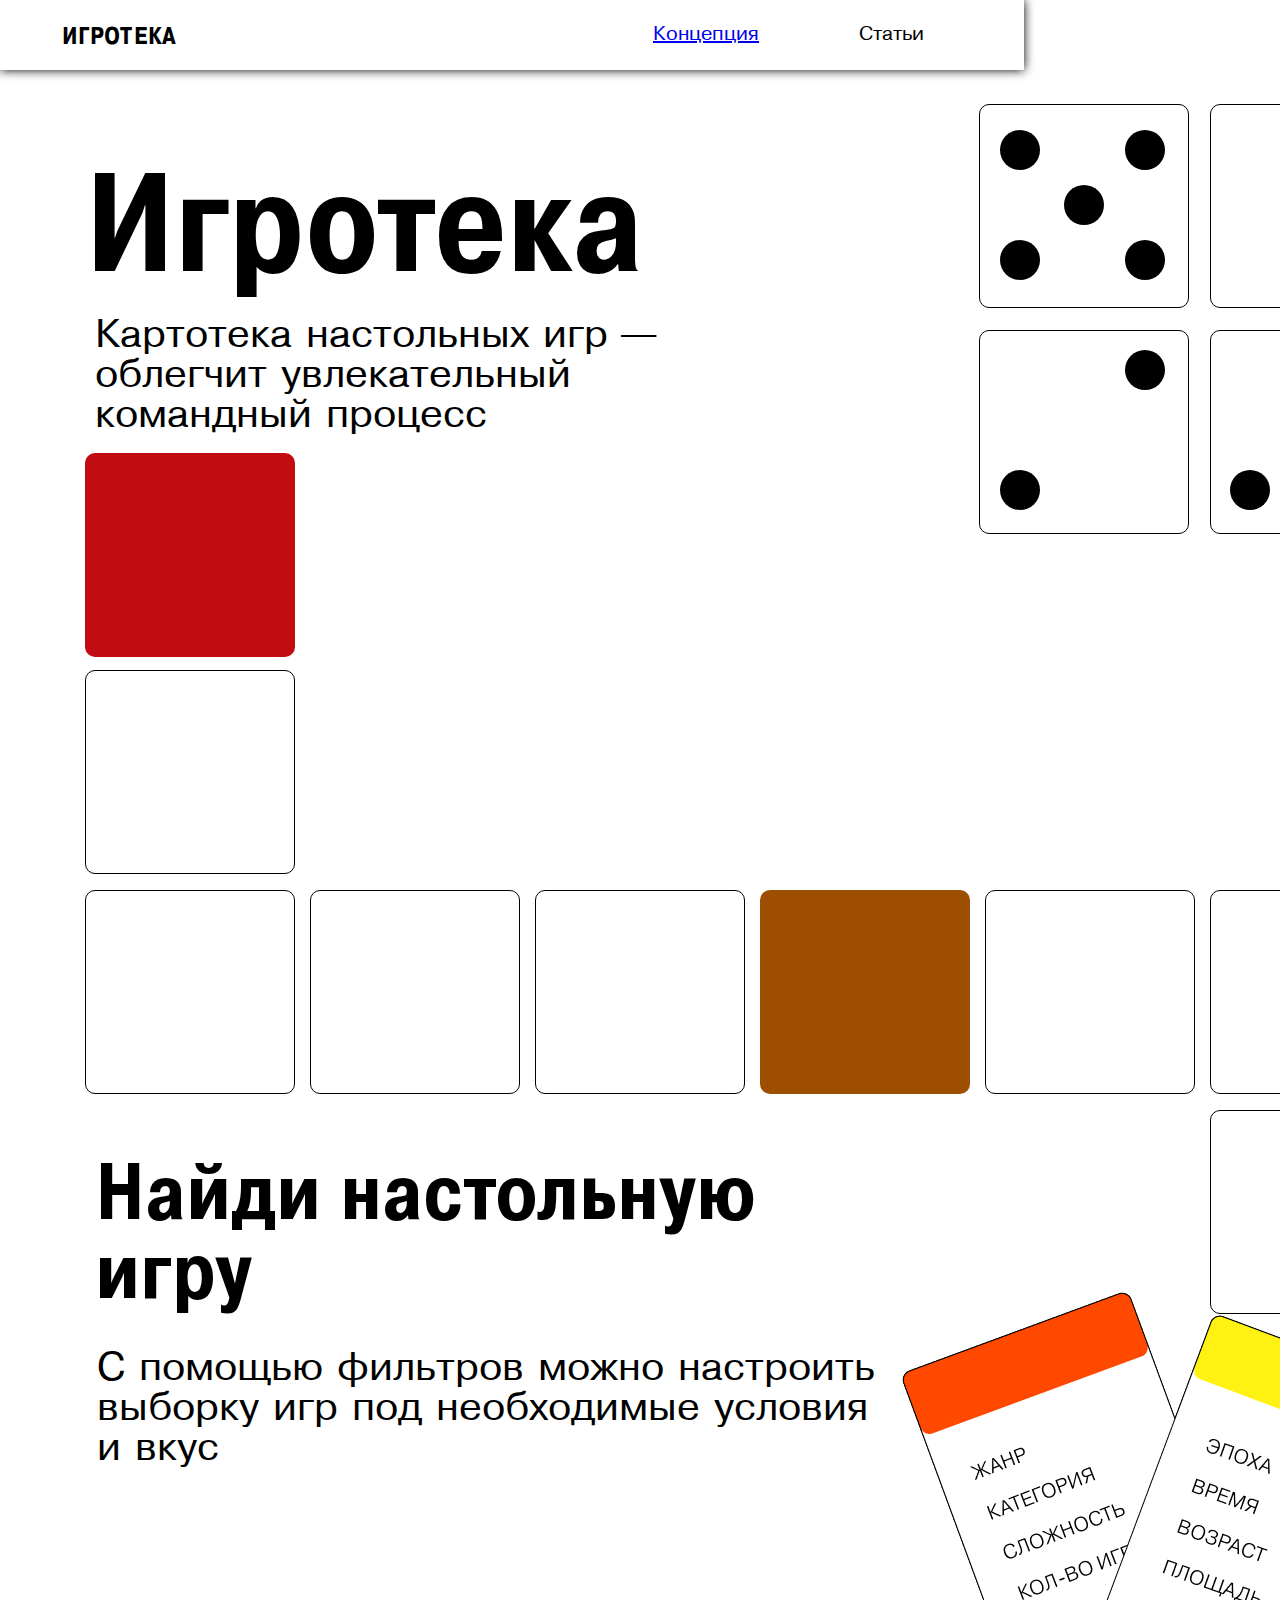
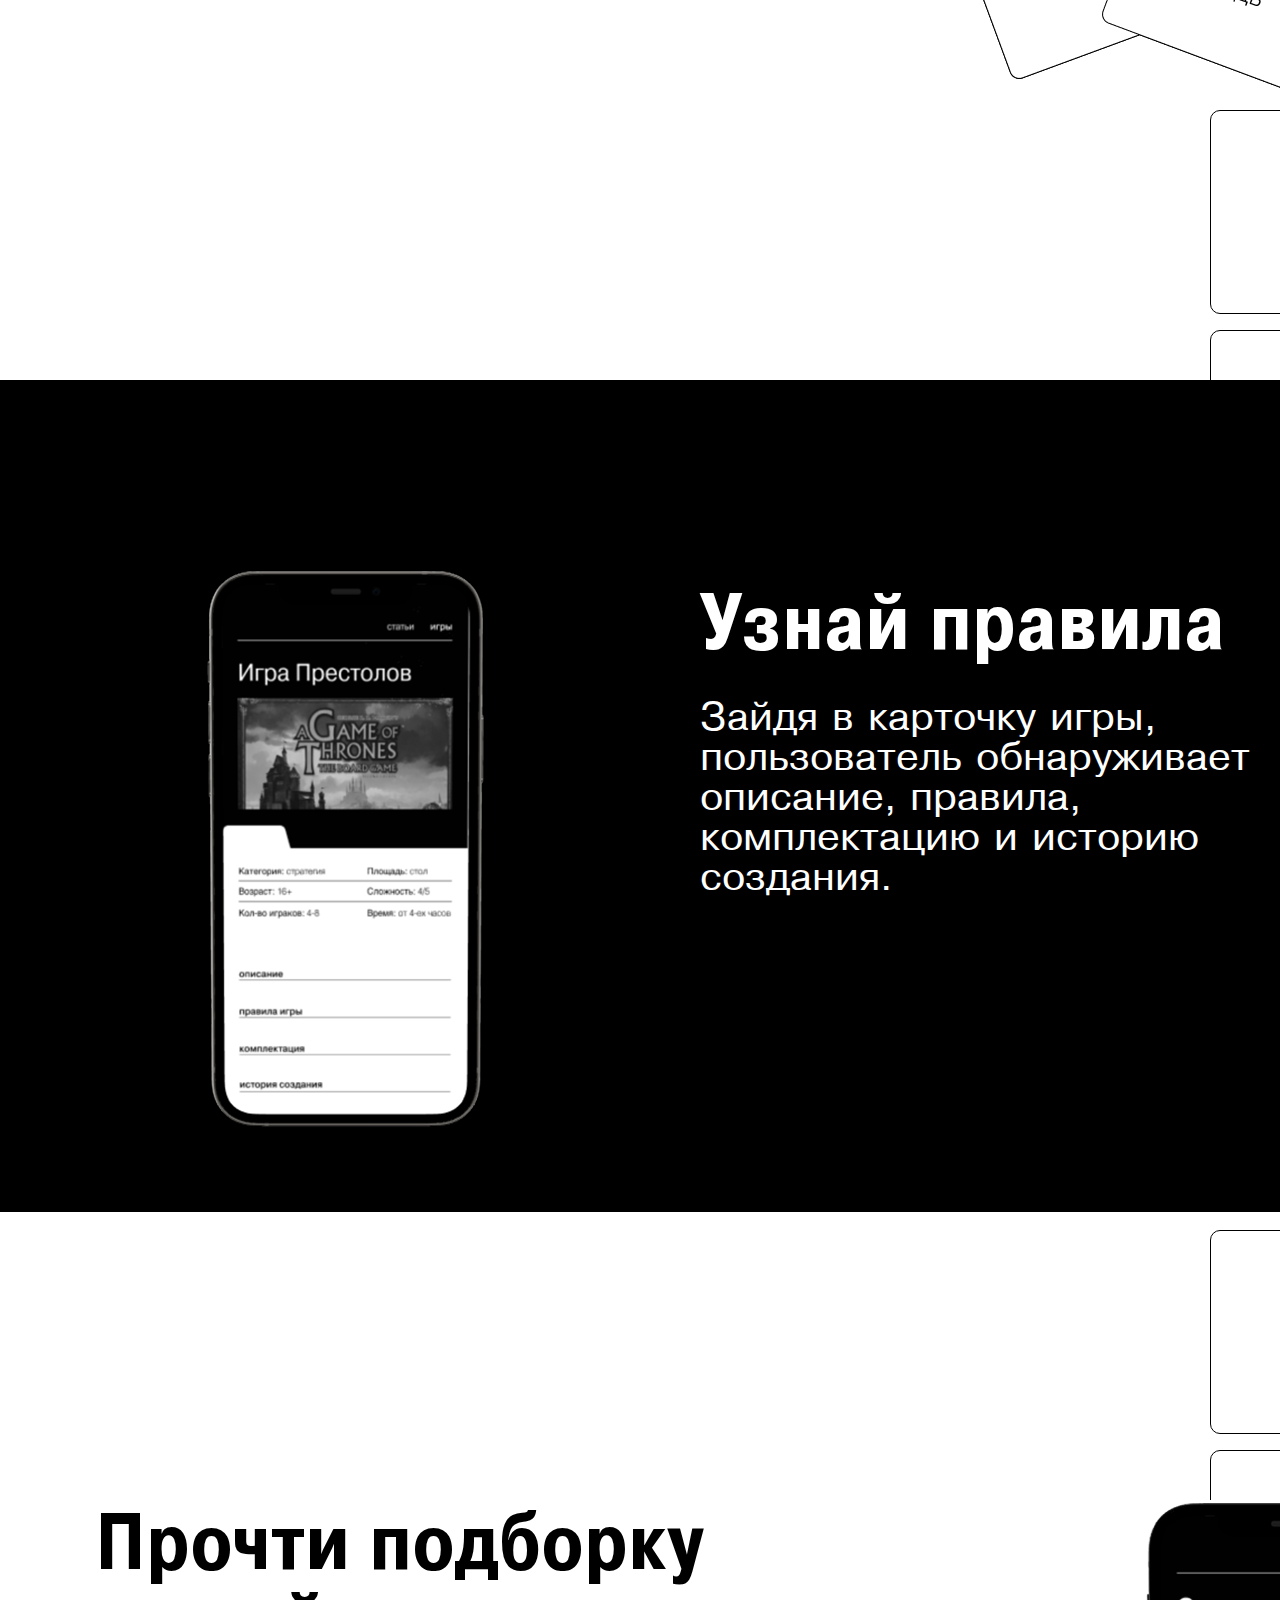
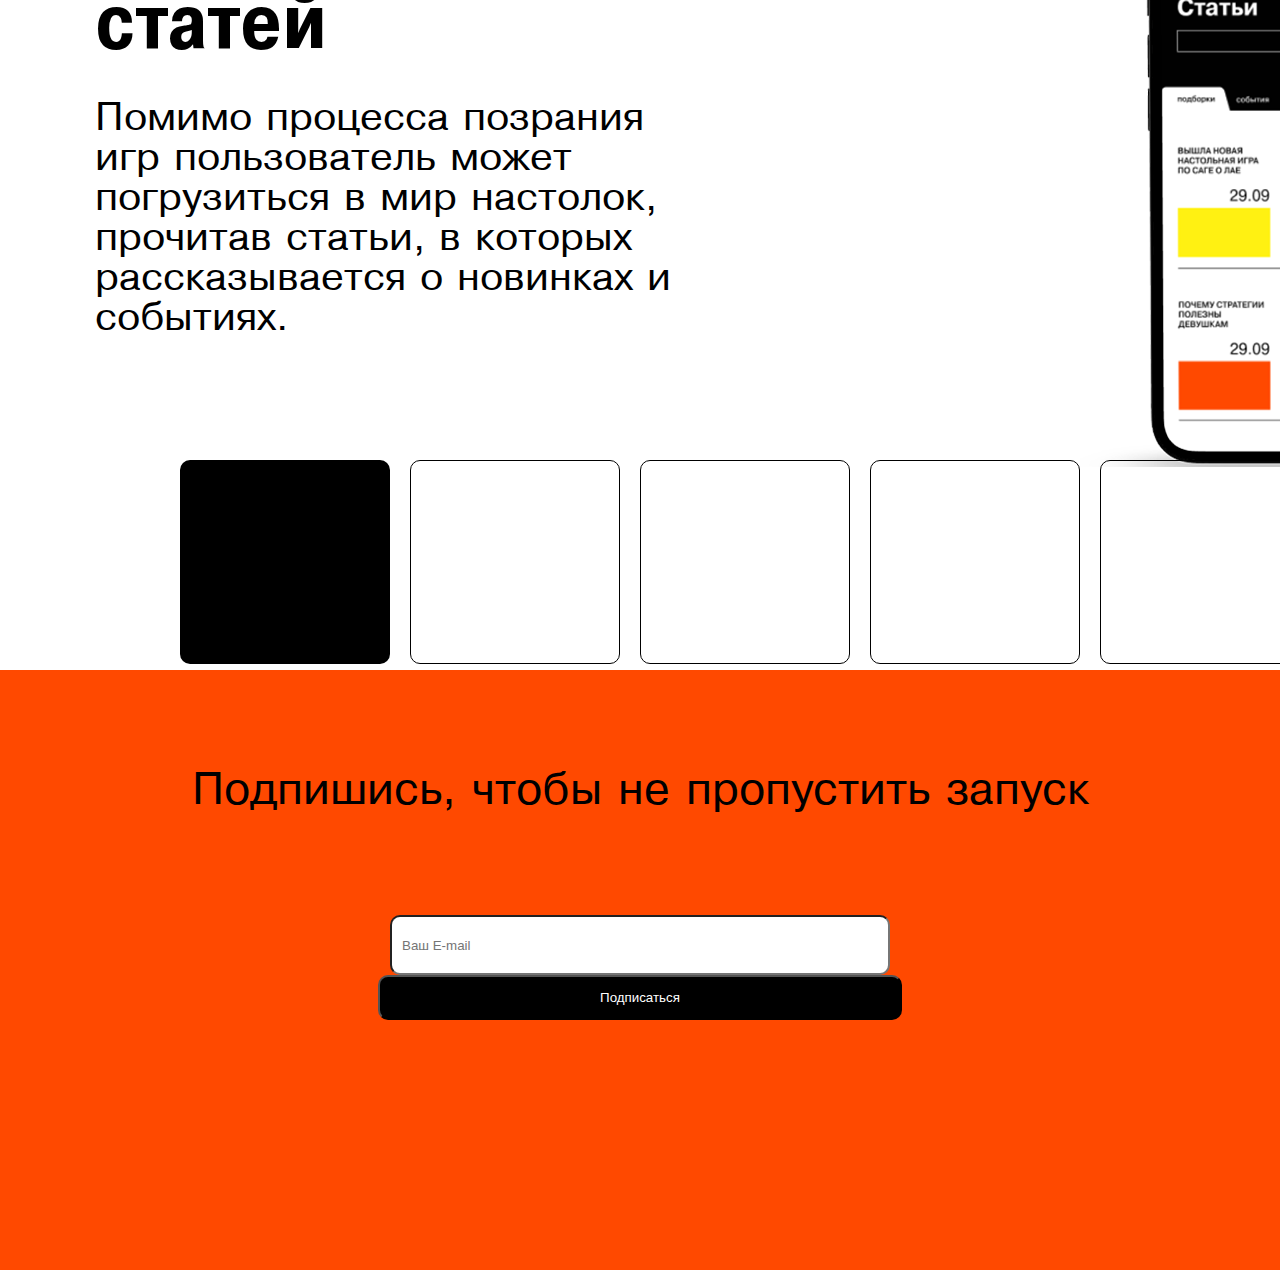
<file: docs/index.html>
<!doctype html><html lang="en" dir="ltr"><head><meta charset="utf-8"/><title>О нас</title><link href="index.css?17b6ddd84cfdc596b3db" rel="stylesheet"></head><body class="index"><nav class="navbar"><div class="container"><h3>ИГРОТЕКА</h3><div class="navbar-wrap"><ul class="navbar-menu"><li><a href="about.html">Концепция</a></li><li>Статьи</li></ul></div></div></nav><h1>Игротека</h1><div id="rec1"></div><div id="rec2"></div><div id="rec3"></div><div id="rec4"></div><div id="rec5"></div><div class="p1"><p>Картотека настольных игр — облегчит увлекательный командный процесс</p></div><div id="el1"></div><div id="el2"></div><div id="el3"></div><div id="el4"></div><div id="el5"></div><div id="el6"></div><div id="el7"></div><div id="el8"></div><div id="el9"></div><div id="el10"></div><div id="el11"></div><img class="image" src="images/74524f18867a666a2f06.png" alt="card"/><div id="rec6"></div><div id="rec7"></div><div id="rec8"></div><div id="star"></div><div id="rec9"></div><div id="rec10"></div><div id="rec11"></div><div id="rec12"></div><div id="rec13"></div><div id="rec14"></div><div id="rec15"></div><div id="rec16"></div><h2>Найди настольную игру</h2><div class="p2"><p>С помощью фильтров можно настроить выборку игр под необходимые условия и вкус</p></div><h2 class="block">Узнай правила</h2><div class="p3"><p>Зайдя в карточку игры, пользователь обнаруживает описание, правила, комплектацию и историю создания.</p></div><img class="phone" src="images/bdfddddd98b3a41d44f8.png" alt="phone"/><div id="rec17"></div><div id="rec18"></div><h4>Прочти подборку статей</h4><div class="p4"><p>Помимо процесса позрания игр пользователь может погрузиться в мир настолок, прочитав статьи, в которых рассказывается о новинках и событиях.</p></div><img class="phone1" src="images/9a31ffcf535c4411ac71.png" alt="phone"/><div id="rec19"></div><div id="rec20"></div><div id="rec21"></div><div id="rec22"></div><div id="rec23"></div><div id="rec24"><span id="subss">Подпишись, чтобы не пропустить запуск</span><form id="my-form" action="https://formspree.io/f/mjvzagpr" method="POST"><label></label> <label><input class="sub__input" type="email" name="email" placeholder="Ваш E-mail"/></label> <button class="sub__btn" type="submit">Подписаться</button><p id="my-form-status"></p></form><script>var form=document.getElementById("my-form");async function handleSubmit(e){e.preventDefault();var t=document.getElementById("my-form-status"),n=new FormData(e.target);fetch(e.target.action,{method:form.method,body:n,headers:{Accept:"application/json"}}).then((e=>{e.ok?(t.innerHTML="",form.reset()):e.json().then((e=>{Object.hasOwn(e,"errors")?t.innerHTML=e.errors.map((e=>e.message)).join(", "):t.innerHTML=""}))})).catch((e=>{t.innerHTML=""}))}form.addEventListener("submit",handleSubmit)</script></div><script src="index.js?17b6ddd84cfdc596b3db"></script></body></html>
</file>
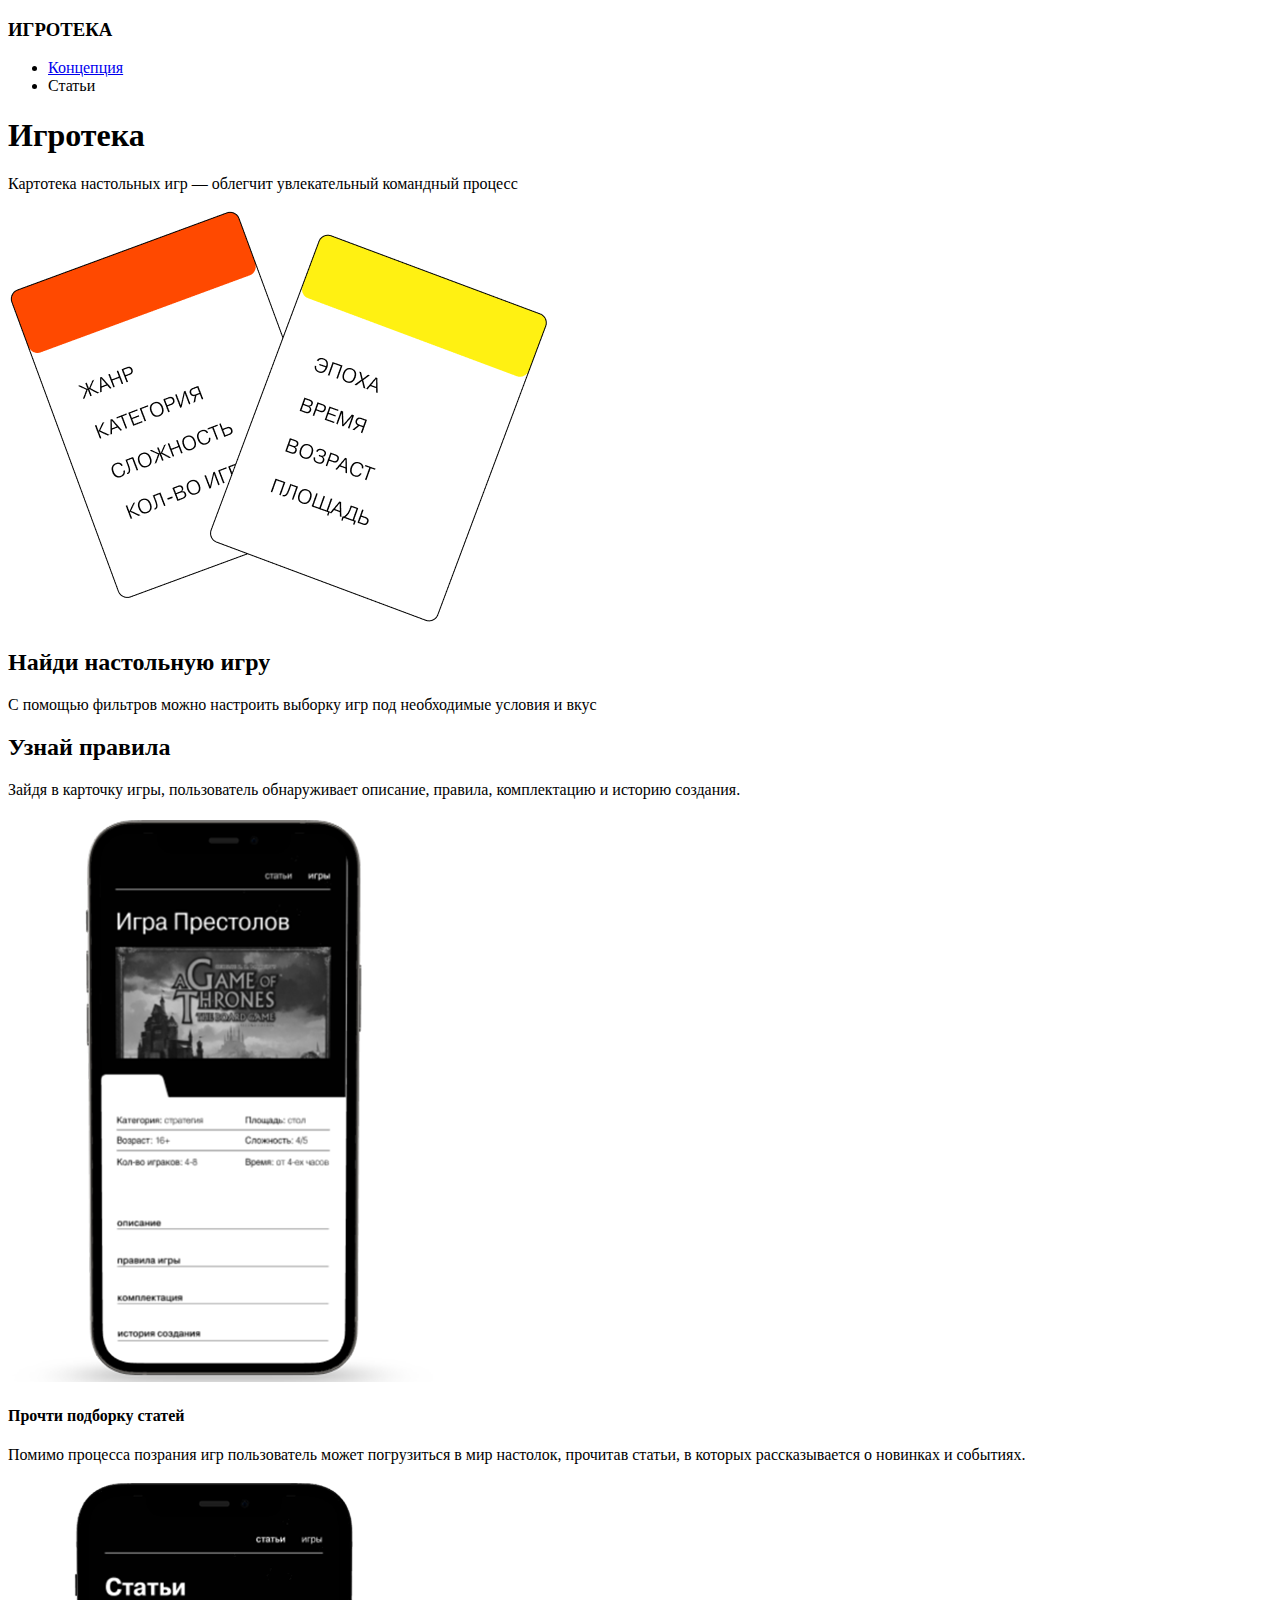
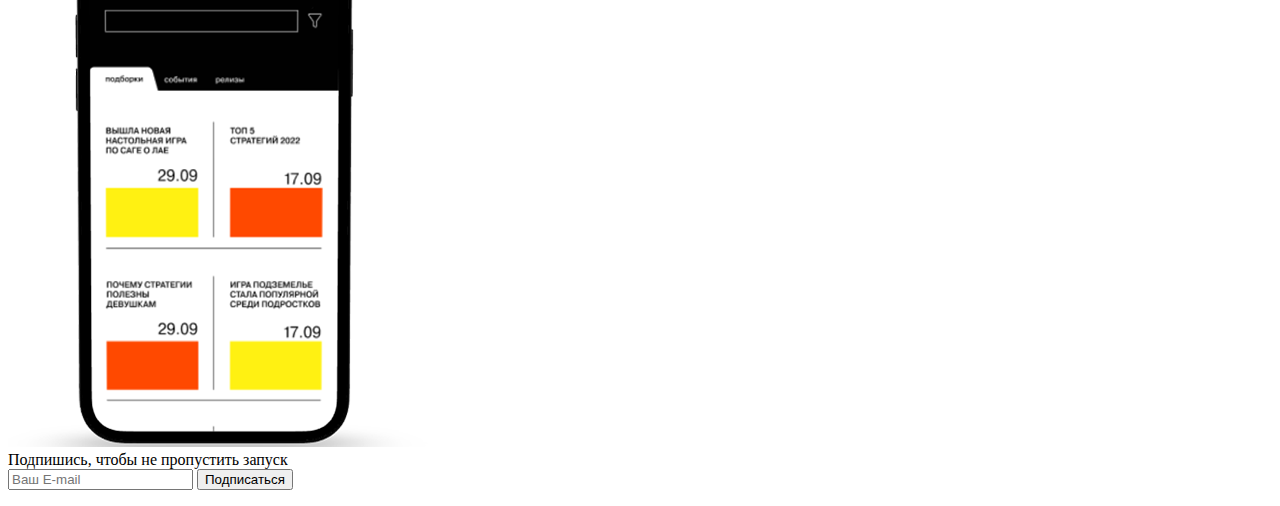
<file: src/index.html>
<!DOCTYPE html>
<html lang="en" dir="ltr">
  <head>
    <meta charset="utf-8" />
    <title>О нас</title>
    <analytics></analytics>
  </head>
  <body class="index">
    <nav class="navbar">
      <div class="container">
        <h3>ИГРОТЕКА</h3>
        <div class="navbar-wrap">
          <ul class="navbar-menu">
            <li><a href="about.html">Концепция</a></li>
            <li>Статьи</li>
          </ul>
        </div>
      </div>
    </nav>

    <h1>Игротека</h1>
    <div id="rec1"></div>
    <div id="rec2"></div>
    <div id="rec3"></div>
    <div id="rec4"></div>
    <div id="rec5"></div>

    <div class="p1">
      <p>Картотека настольных игр — облегчит увлекательный командный процесс</p>
    </div>

    <div id="el1"></div>
    <div id="el2"></div>
    <div id="el3"></div>
    <div id="el4"></div>
    <div id="el5"></div>
    <div id="el6"></div>
    <div id="el7"></div>
    <div id="el8"></div>
    <div id="el9"></div>
    <div id="el10"></div>
    <div id="el11"></div>

    <img class="image" src="images/card.png" alt="card" />

    <div id="rec6"></div>
    <div id="rec7"></div>
    <div id="rec8"></div>
    <div id="star"></div>
    <div id="rec9"></div>
    <div id="rec10"></div>
    <div id="rec11"></div>
    <div id="rec12"></div>
    <div id="rec13"></div>
    <div id="rec14"></div>
    <div id="rec15"></div>
    <div id="rec16"></div>

    <h2>Найди настольную игру</h2>
    <div class="p2">
      <p>
        С помощью фильтров можно настроить выборку игр под необходимые условия и
        вкус
      </p>
    </div>
    <h2 class="block">Узнай правила</h2>
    <div class="p3">
      <p>
        Зайдя в карточку игры, пользователь обнаруживает описание, правила,
        комплектацию и историю создания.
      </p>
    </div>
    <img class="phone" src="images/phone.png" alt="phone" />
    <div id="rec17"></div>
    <div id="rec18"></div>
    <h4>Прочти подборку статей</h4>
    <div class="p4">
      <p>
        Помимо процесса позрания игр пользователь может погрузиться в мир
        настолок, прочитав статьи, в которых рассказывается о новинках и
        событиях.
      </p>
    </div>

    <img class="phone1" src="images/phone1.png" alt="phone" />
    <div id="rec19"></div>
    <div id="rec20"></div>
    <div id="rec21"></div>
    <div id="rec22"></div>
    <div id="rec23"></div>
    <div id="rec24">
      <span id="subss">Подпишись, чтобы не пропустить запуск</span>

      <!-- modify this form HTML and place wherever you want your form -->
      <form id="my-form" action="https://formspree.io/f/mjvzagpr" method="POST">
        <label></label>
        <label>
          <input
            class="sub__input"
            type="email"
            name="email"
            placeholder="Ваш E-mail"
          />
        </label>
        <button class="sub__btn" type="submit">Подписаться</button>
        <p id="my-form-status"></p>
      </form>
      <!-- Place this script at the end of the body tag -->
      <script>
        var form = document.getElementById('my-form')

        async function handleSubmit(event) {
          event.preventDefault()
          var status = document.getElementById('my-form-status')
          var data = new FormData(event.target)
          fetch(event.target.action, {
            method: form.method,
            body: data,
            headers: {
              Accept: 'application/json'
            }
          })
            .then((response) => {
              if (response.ok) {
                status.innerHTML = ''
                form.reset()
              } else {
                response.json().then((data) => {
                  if (Object.hasOwn(data, 'errors')) {
                    status.innerHTML = data['errors']
                      .map((error) => error['message'])
                      .join(', ')
                  } else {
                    status.innerHTML = ''
                  }
                })
              }
            })
            .catch((error) => {
              status.innerHTML = ''
            })
        }
        form.addEventListener('submit', handleSubmit)
      </script>
    </div>

    <!-- <footer>
        <div class="school">
          <span>@2022</span>
          <span>HSE ART AND DESIGN SCHOOL</span>
          <span>Дизайн и программирование</span>
        </div>
        <div class="vk">
          <a href="https://vk.com/public216711266"
            ><img src="images/vk.png" alt=""
          /></a>
        </div>
      </footer> -->
  </body>
</html>
</file>
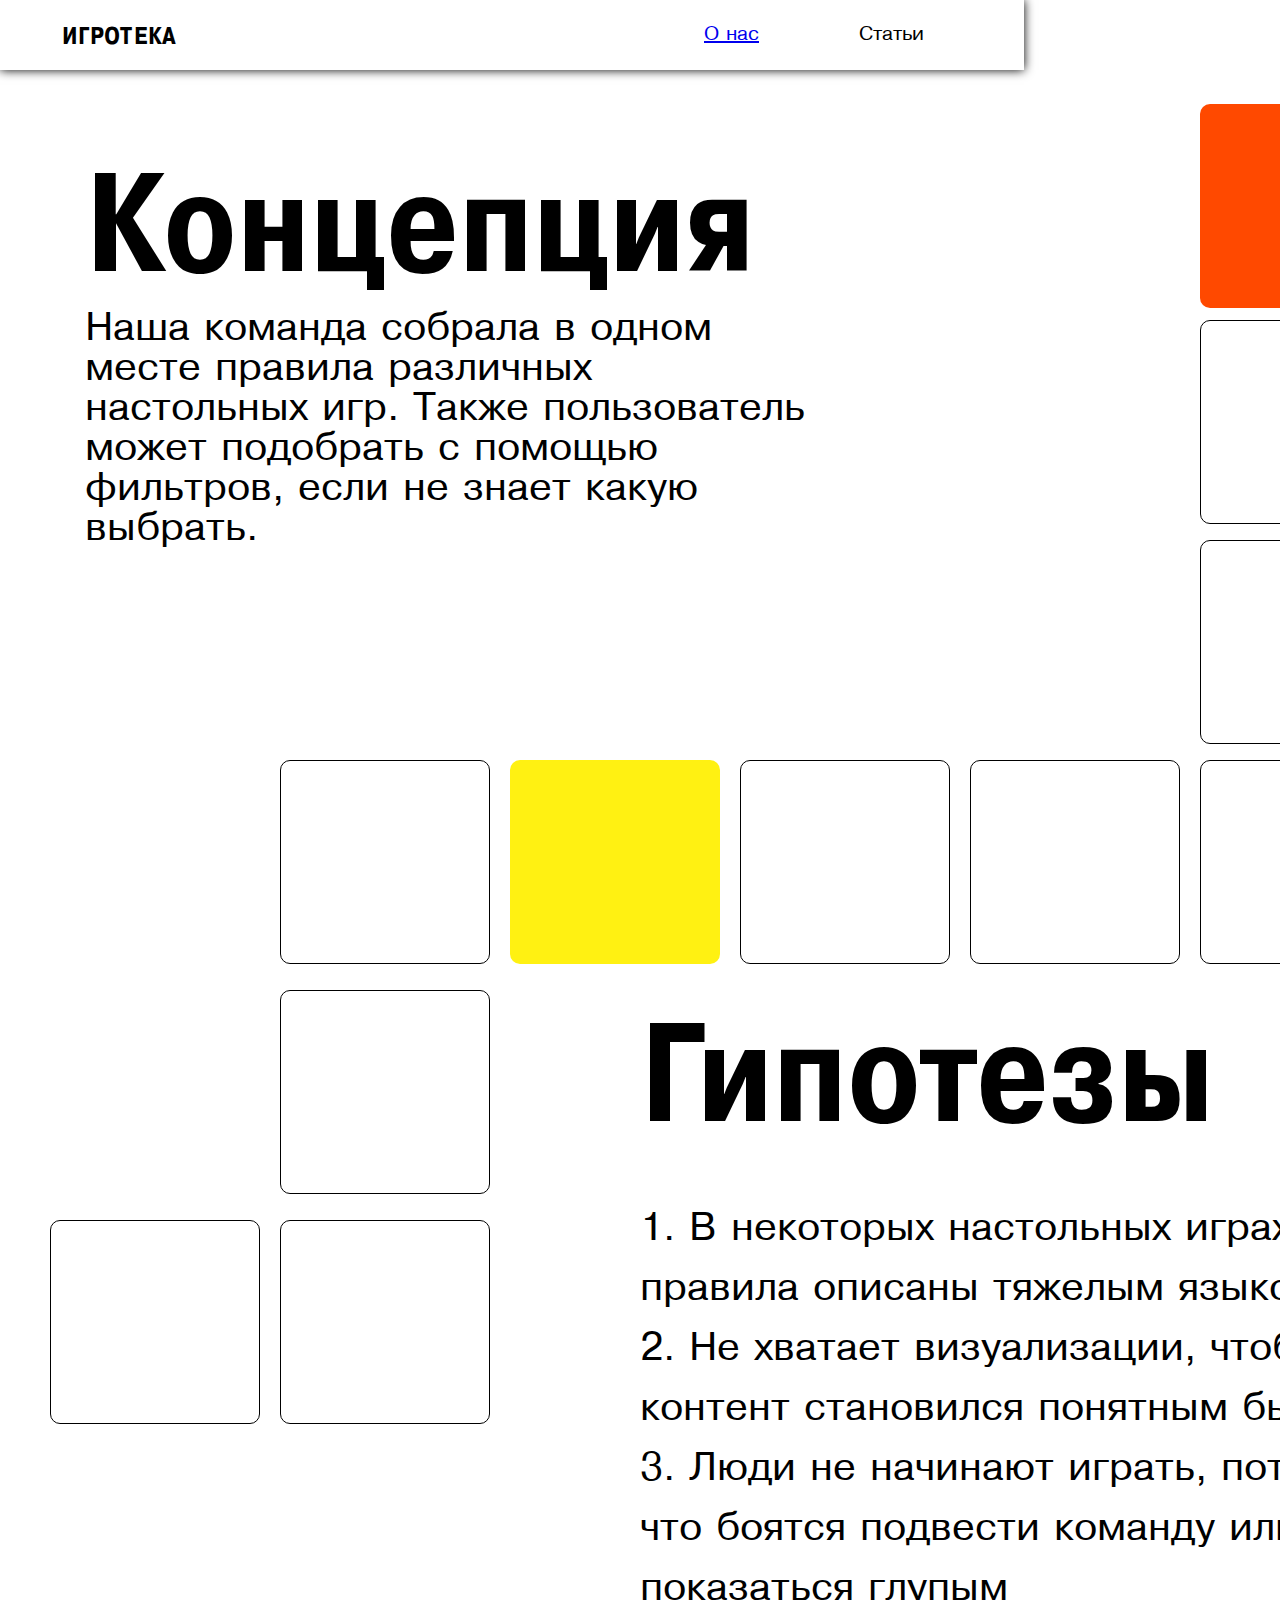
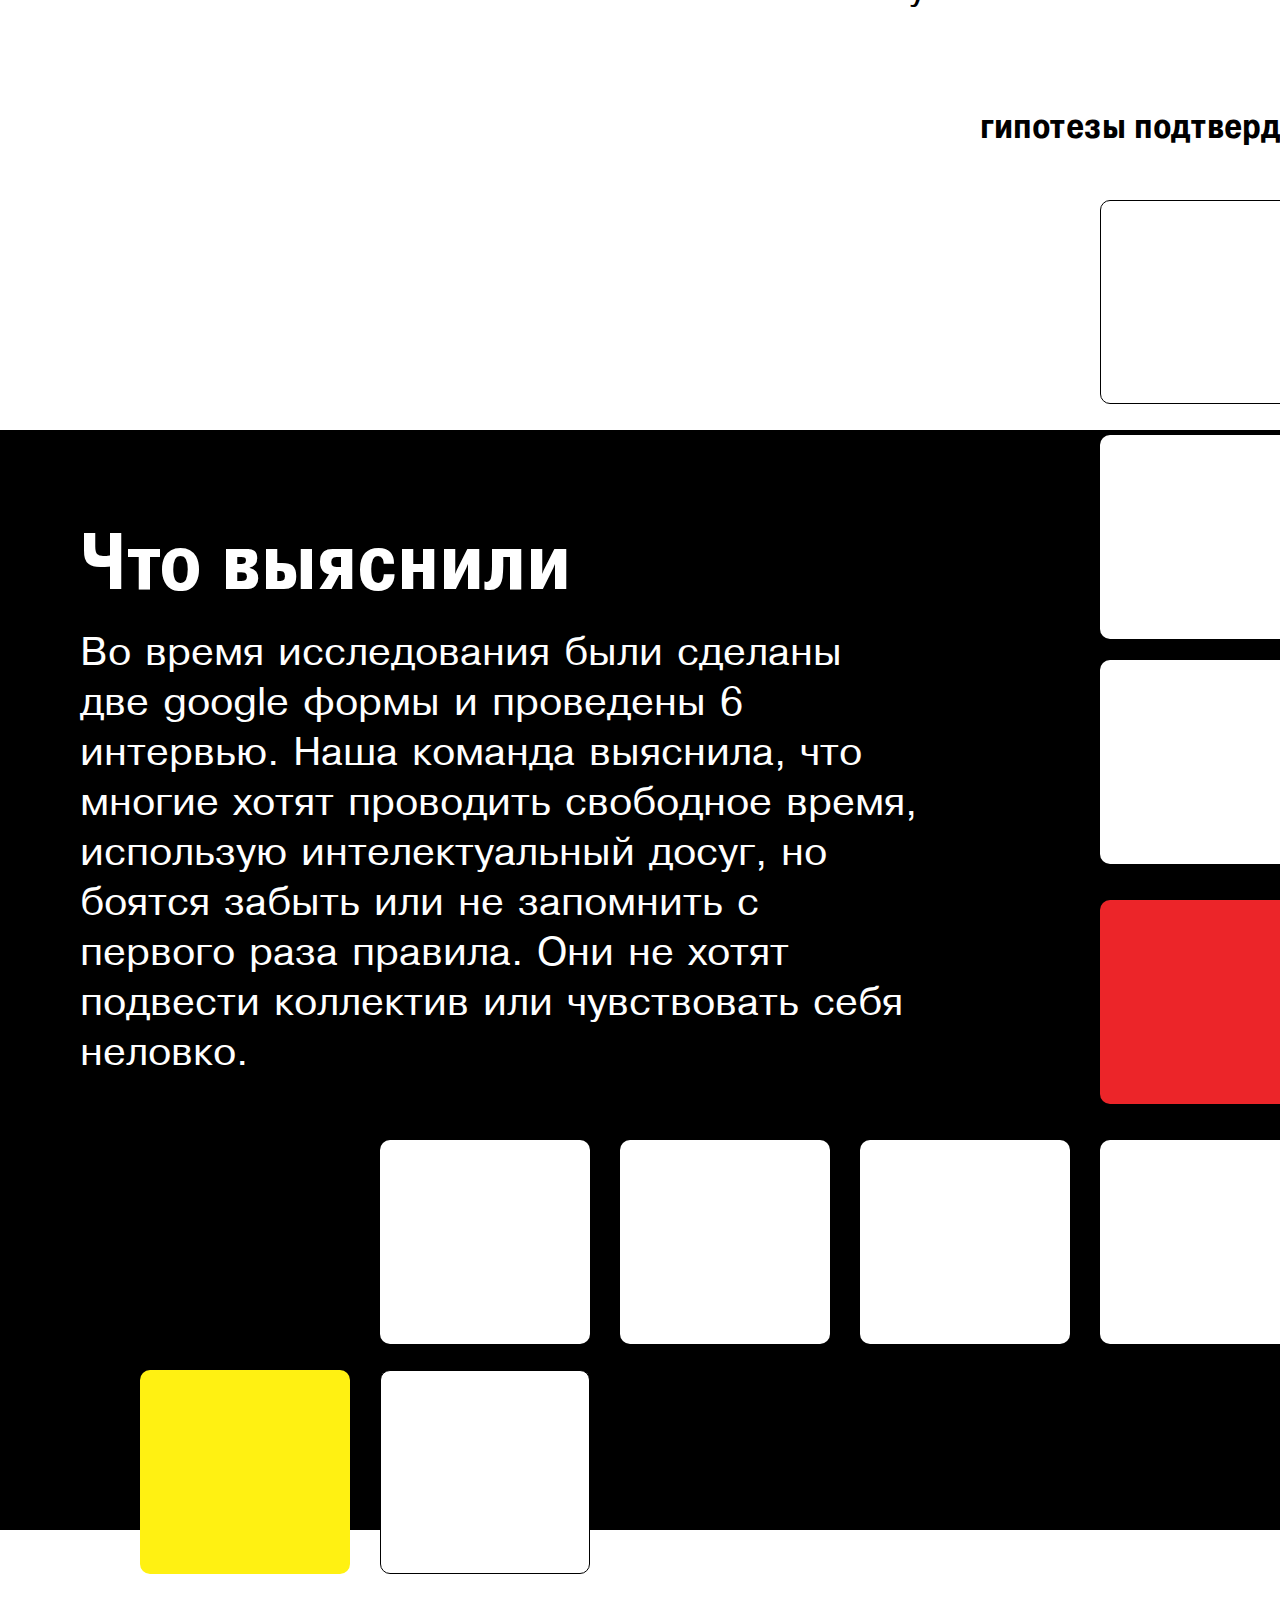
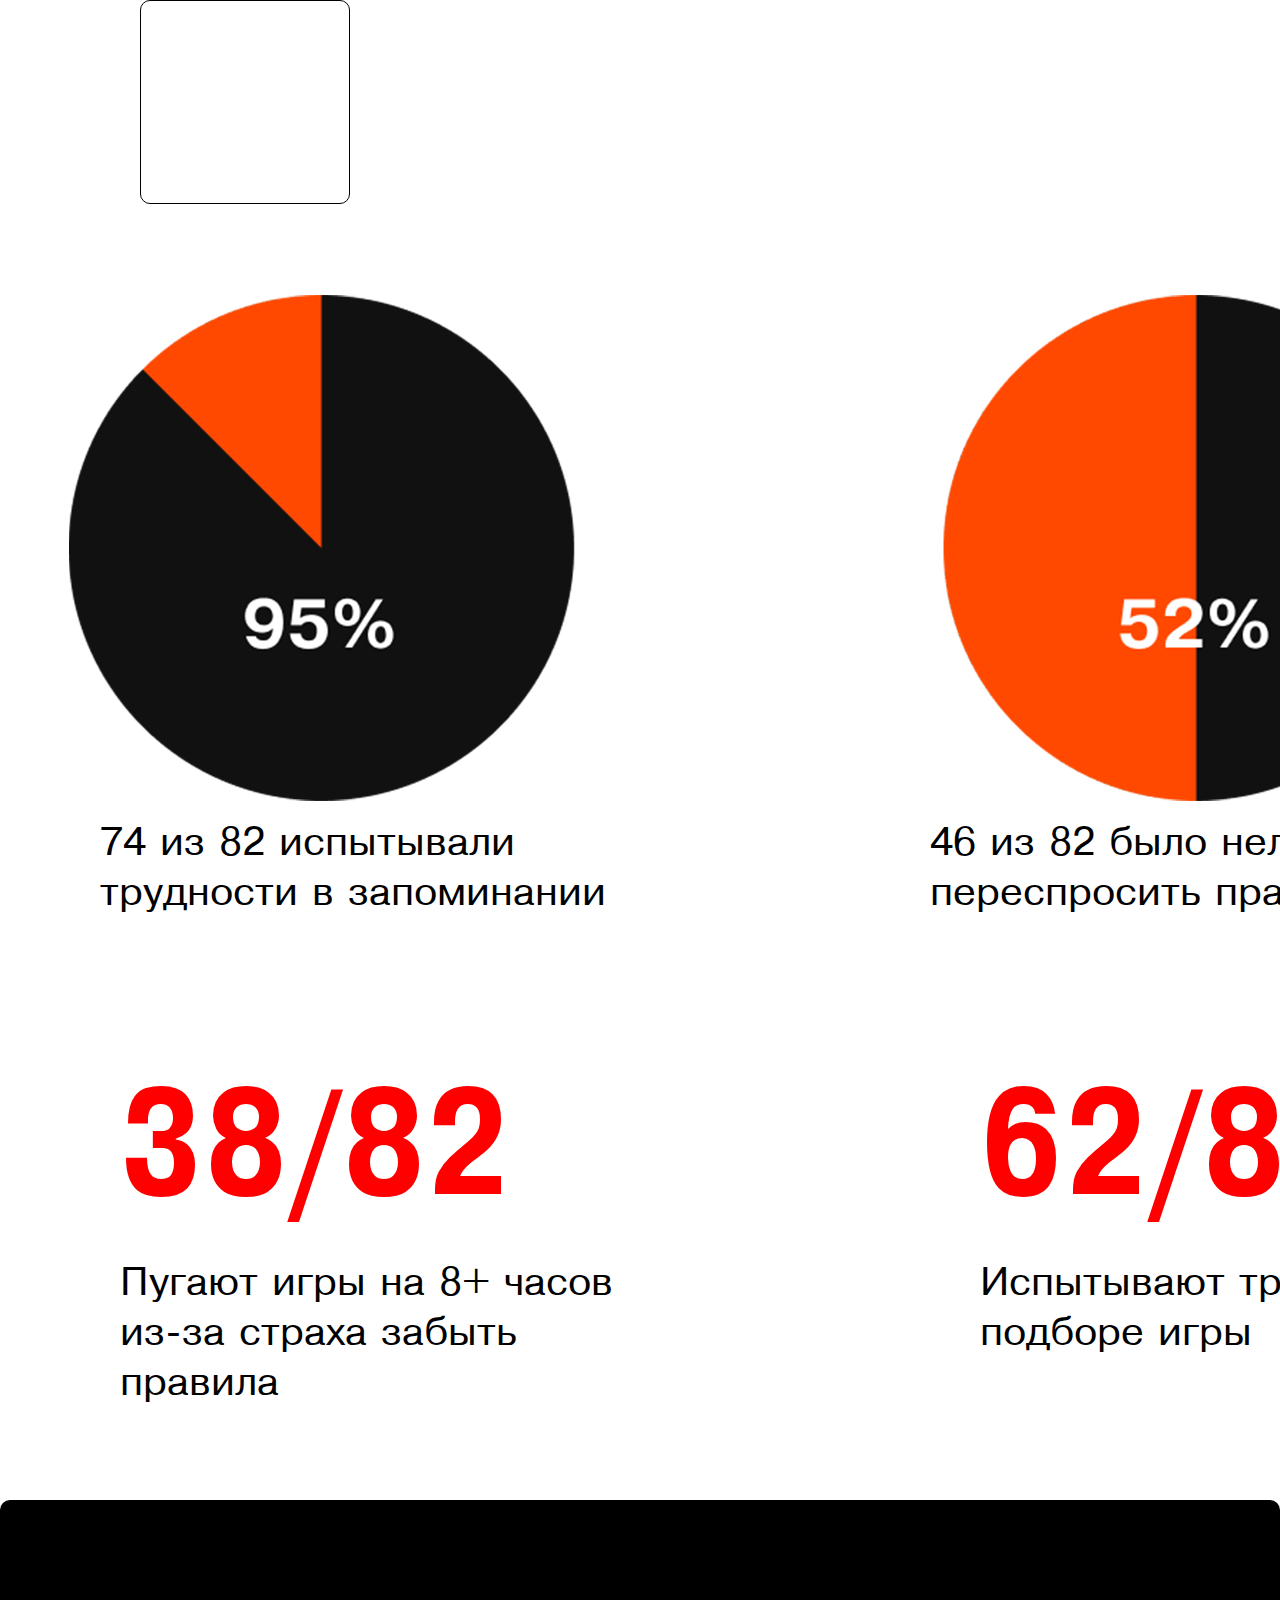
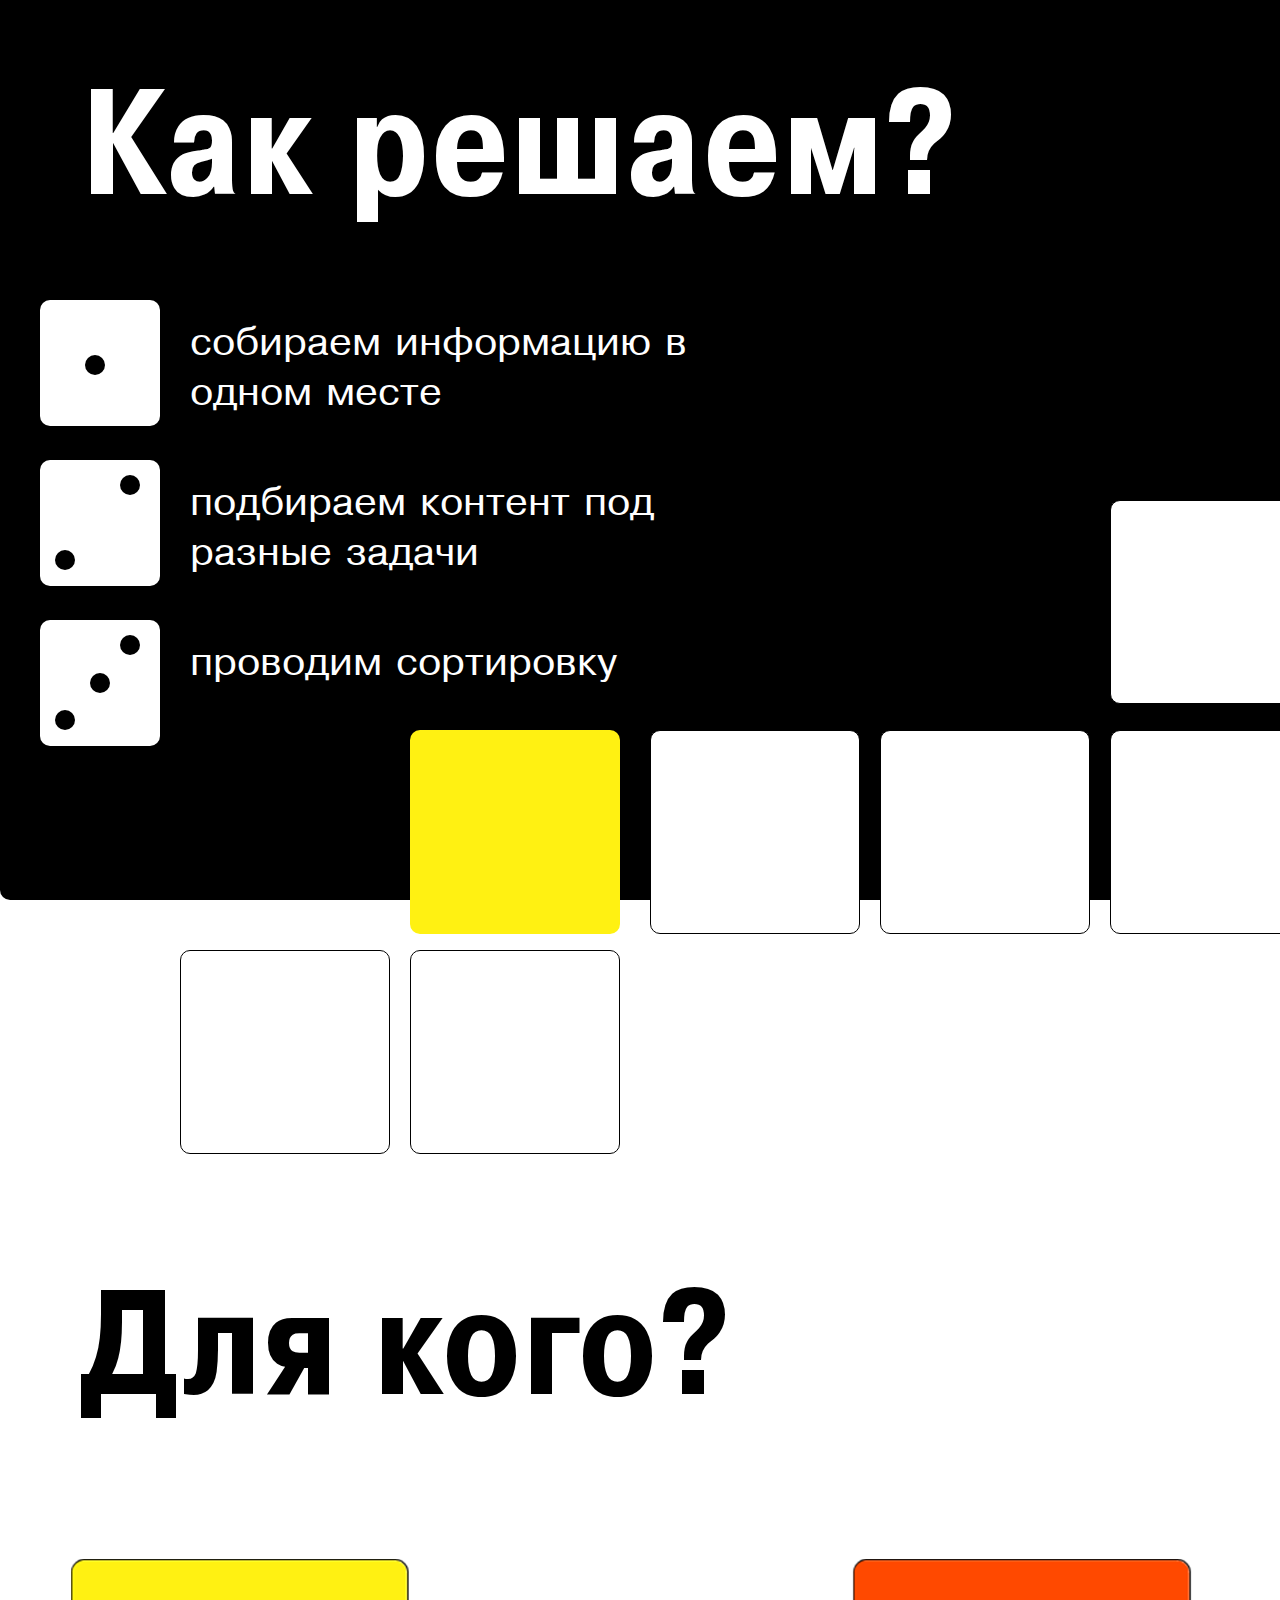
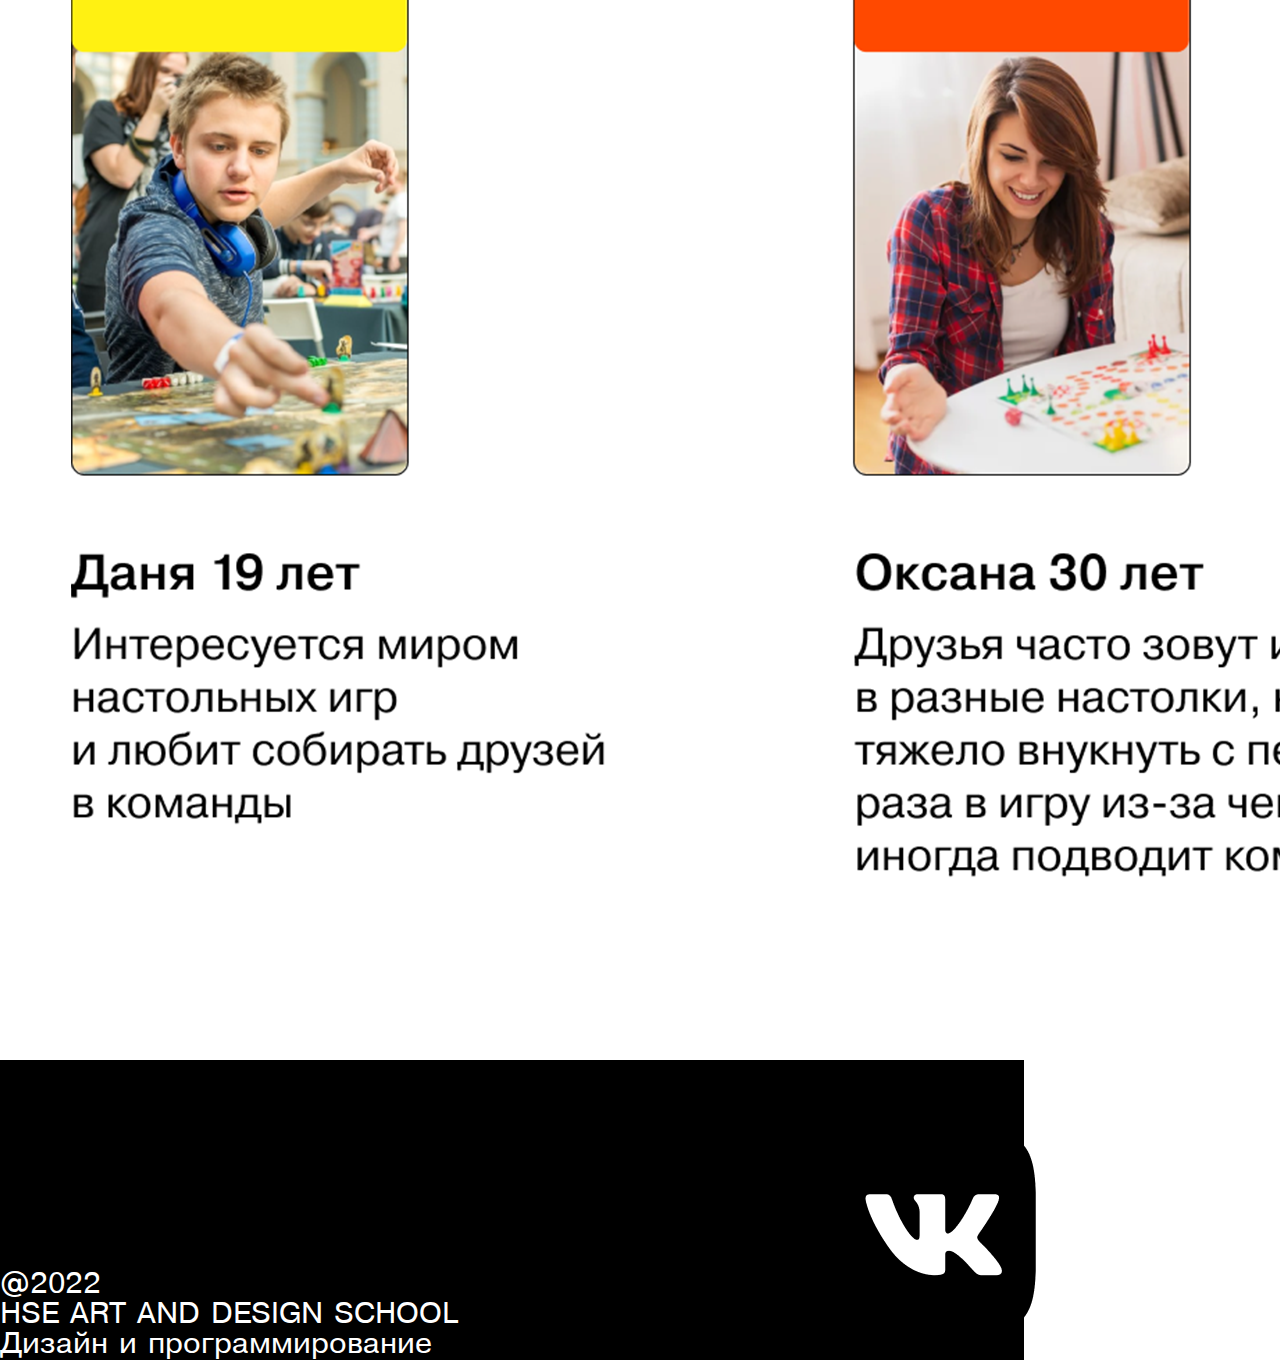
<file: docs/about.html>
<!doctype html><html lang="en" dir="ltr"><head><meta charset="utf-8"/><title>Концепция</title><meta charset="utf-8"><meta name="viewport" content="width=device-width"><link href="index.css?17b6ddd84cfdc596b3db" rel="stylesheet"></head><body class="about"><nav class="navbar"><div class="container"><h3>ИГРОТЕКА</h3><div class="navbar-wrap"><ul class="navbar-menu"><li><a href="./">О нас</a></li><li>Статьи</li></ul></div></div></nav><h1>Концепция</h1><div class="p1">Наша команда собрала в одном месте правила различных настольных игр. Также пользователь может подобрать с помощью фильтров, если не знает какую выбрать.</div><div id="rec1"></div><div id="rec2"></div><div id="rec3"></div><div id="rec4"></div><div id="rec5"></div><div id="rec6"></div><div id="rec7"></div><div id="rec8"></div><div id="rec9"></div><div id="rec10"></div><div id="rec11"></div><h2>Гипотезы</h2><div class="p2"><p>1. В некоторых настольных играх правила описаны тяжелым языком</p><p>2. Не хватает визуализации, чтобы контент становился понятным быстрее</p><p>3. Люди не начинают играть, потому что боятся подвести команду или показаться глупым</p></div><h4>гипотезы подтвердились</h4><div id="rec12"></div><div id="rec13"></div><div id="rec14"><div id="rec15"></div><div id="rec16"></div><div id="rec17"></div><div id="rec18"></div><div id="rec19"></div><div id="rec20"></div><div id="rec21"></div><div id="rec22"></div><div id="rec23"></div></div><h5>Что выяснили</h5><div class="p3">Во время исследования были сделаны две google формы и проведены 6 интервью. Наша команда выяснила, что многие хотят проводить свободное время, использую интелектуальный досуг, но боятся забыть или не запомнить с первого раза правила. Они не хотят подвести коллектив или чувствовать себя неловко.</div><div id="rec24"></div><div class="image"><img src="images/0e7708c40bc9b6e712b5.png" alt=""></div><p class="p4">74 из 82 испытывали трудности в запоминании</p><p class="p5">46 из 82 было неловко переспросить правила</p><h6>38/82</h6><h7>62/82</h7><p class="p6">Пугают игры на 8+ часов из-за страха забыть правила</p><p class="p7">Испытывают трудность в подборе игры</p><div id="rec25"><h8>Как решаем?</h8><div id="rec26"><div id="el1"></div><p class="p8">собираем информацию в одном месте</p></div><p></p><div id="rec27"><div id="el2"></div><div id="el3"></div><p class="p8">подбираем контент под разные задачи</p></div><div id="rec28"><div id="el4"></div><div id="el5"></div><div id="el6"></div><p class="p8">проводим сортировку</p></div><div id="rec29"></div><div id="rec30"></div><div id="rec31"></div><div id="rec32"></div><div id="rec33"></div><div id="rec34"></div></div><div id="rec35"></div><div id="rec36"></div><h9>Для кого?</h9><img class="for" src="images/8b590cccf6f0371a7c5f.png" alt=""><footer><div class="school"><span>@2022</span> <span>HSE ART AND DESIGN SCHOOL</span> <span>Дизайн и программирование</span></div><div class="vk"><a href="https://vk.com/public216711266"><img src="images/25832d6c36c9338b9aa7.png" alt=""/></a></div></footer><script src="index.js?17b6ddd84cfdc596b3db"></script></body></html>
</file>
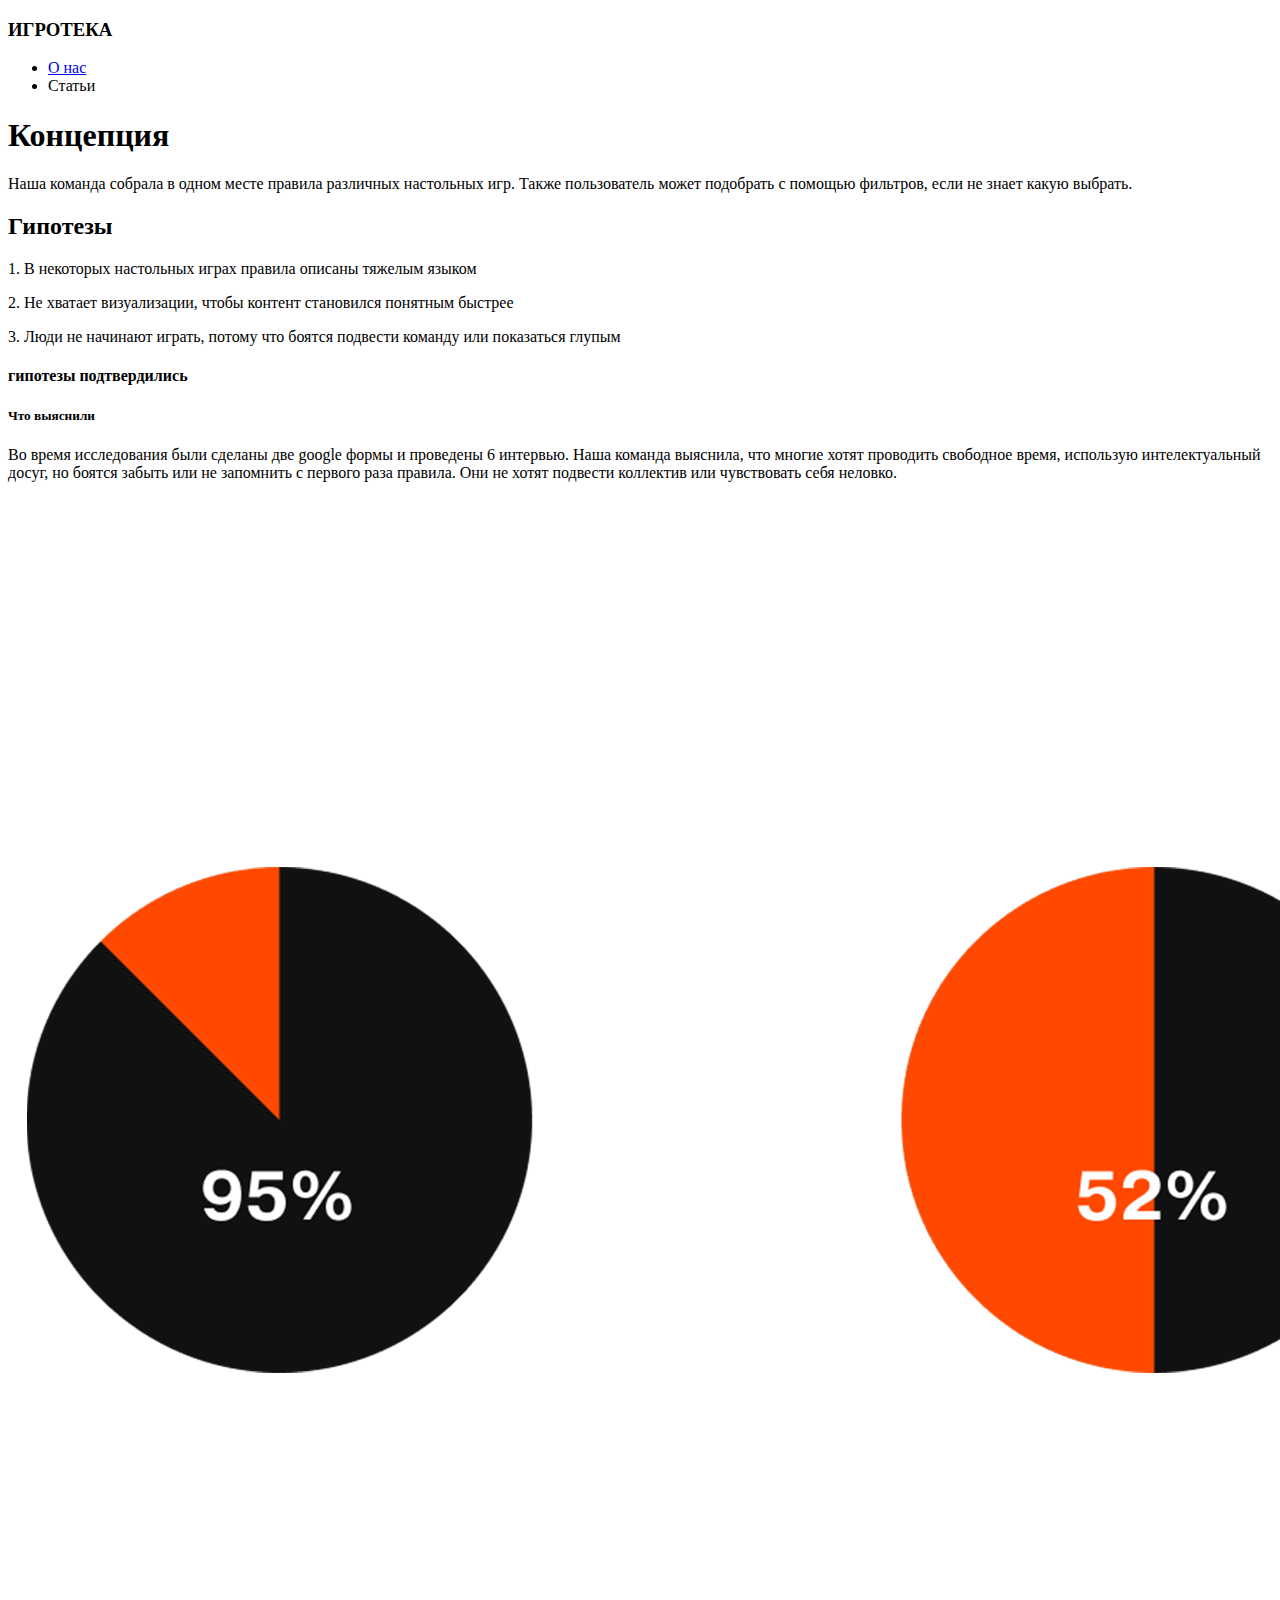
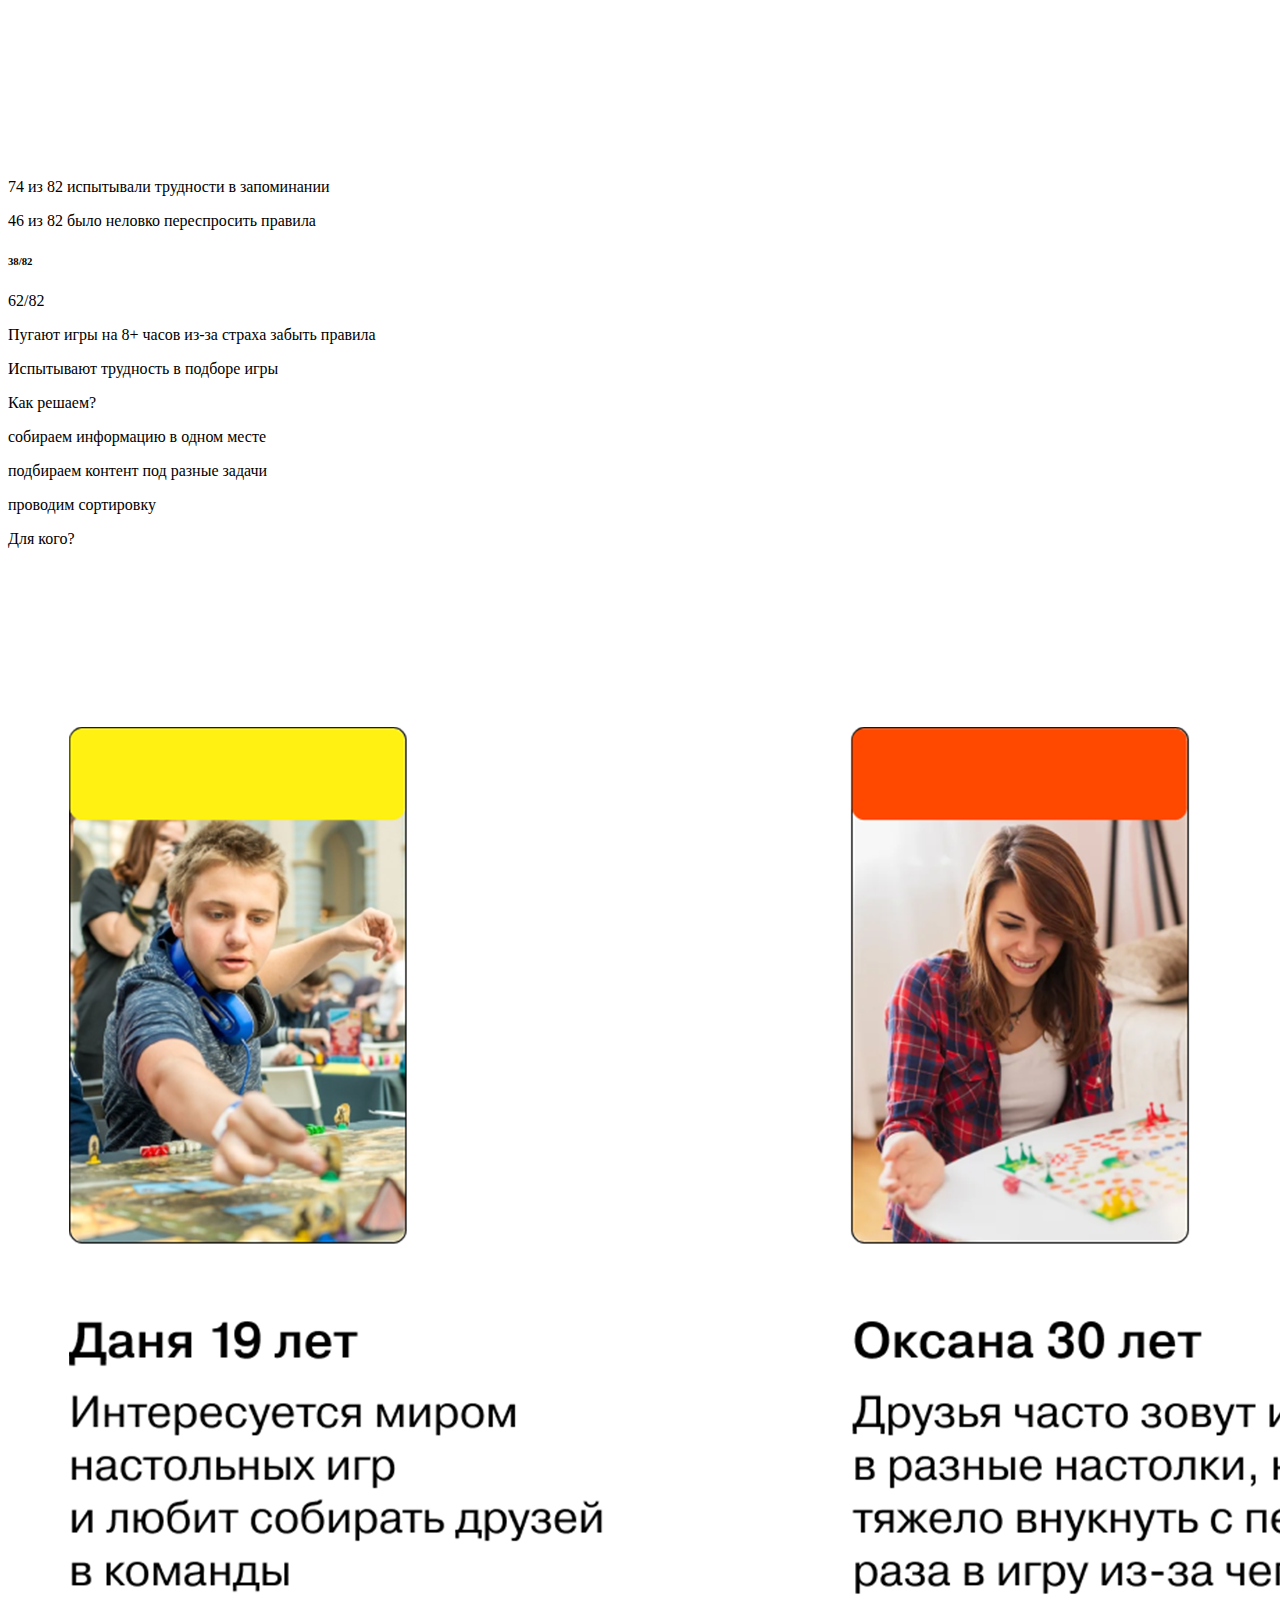
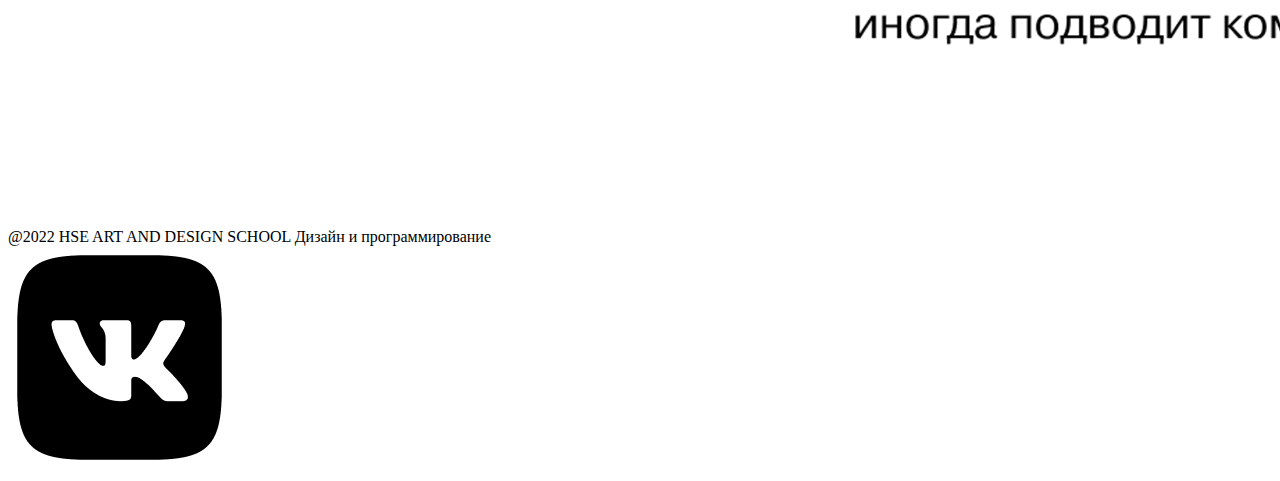
<file: src/about.html>
<!DOCTYPE html>
<html lang="en" dir="ltr">
  <head>
    <meta charset="utf-8" />
    <title>Концепция</title>
    <analytics></analytics>
    <meta charset="utf-8">
    <meta name="viewport" content="width=device-width">
  </head>
  <body class="about">

    <nav class="navbar">
      <div class="container">
        <h3>ИГРОТЕКА</h3>
        <div class="navbar-wrap">
          <ul class="navbar-menu">
            <li><a href="./">О нас </a></li>
            <li>Статьи</li>
          </ul>
        </div>
      </div>
    </nav>

    <h1>Концепция</h1>
    <div class="p1">
      Наша команда собрала в одном месте правила различных настольных игр.
      Также пользователь может подобрать с помощью фильтров,
      если не знает какую выбрать.
    </div>
    <div id="rec1"></div>
    <div id="rec2"></div>
    <div id="rec3"></div>
    <div id="rec4"></div>
    <div id="rec5"></div>
    <div id="rec6"></div>
    <div id="rec7"></div>
    <div id="rec8"></div>
    <div id="rec9"></div>
    <div id="rec10"></div>
    <div id="rec11"></div>

    <h2>Гипотезы</h2>
    <div class="p2">
      <p>1. В некоторых настольных играх правила описаны тяжелым языком</p>
      <p>2. Не хватает визуализации,
        чтобы контент становился
        понятным быстрее</p>
      <p>3. Люди не начинают играть,
         потому что боятся подвести
         команду или показаться глупым</p>
    </div>
    <h4>гипотезы подтвердились</h4>

      <div id="rec12"></div>
      <div id="rec13"></div>

      <div id="rec14">
        <div id="rec15"></div>
        <div id="rec16"></div>
        <div id="rec17"></div>
        <div id="rec18"></div>
        <div id="rec19"></div>
        <div id="rec20"></div>
        <div id="rec21"></div>
        <div id="rec22"></div>
        <div id="rec23"></div>
      </div>

      <h5>Что  выяснили</h5>
      <div class="p3">
        Во время исследования были сделаны две
        google формы и проведены 6 интервью. Наша команда выяснила, что многие хотят проводить свободное время, использую интелектуальный досуг, но боятся забыть или не запомнить с первого раза правила. Они не хотят подвести коллектив
        или чувствовать себя неловко.
      </div>

      <div id="rec24"></div>
      <div class="image">
        <img src="images/circle.png" alt="">
      </div>
      <p class="p4">74 из 82 испытывали трудности в запоминании</p>
      <p class="p5">46 из 82 было неловко переспросить правила</p>

      <h6>38/82</h6>
      <h7>62/82</h7>
      <p class="p6"> Пугают игры на 8+ часов из-за страха забыть правила</p>
      <p class="p7">Испытывают трудность в подборе игры</p>

      <div id="rec25">
        <h8> Как решаем? </h8>
        <div id="rec26">
         <div id="el1"></div>
         <p class="p8">собираем информацию в одном месте</p>
        </div>
        <p></p>
        <div id="rec27">
          <div id="el2"></div>
          <div id="el3"></div>
          <p class="p8">подбираем контент под разные задачи</p>
        </div>
        <div id="rec28">
          <div id="el4"></div>
          <div id="el5"></div>
          <div id="el6"></div>
          <p class="p8">проводим сортировку </p>
        </div>
        <div id="rec29"></div>
        <div id="rec30"></div>
        <div id="rec31"></div>
        <div id="rec32"></div>
        <div id="rec33"></div>
        <div id="rec34"></div>
      </div>
      <div id="rec35"></div>
      <div id="rec36"></div>

      <h9>Для кого?</h9>
      <img  class="for" src="images/for.png" alt="">

    <footer>
        <div class="school">
          <span>@2022</span>
          <span>HSE ART AND DESIGN SCHOOL</span>
          <span>Дизайн и программирование</span>
        </div>
        <div class="vk">
          <a href="https://vk.com/public216711266"> <img src="images/vk.png" alt=""/> </a>
        </div>
      </footer>
    </footer>
  </body>
</html>
</file>
<file: docs/index.css>
a,abbr,acronym,address,applet,article,aside,audio,b,big,blockquote,body,canvas,caption,center,cite,code,dd,del,details,dfn,div,dl,dt,em,embed,fieldset,figcaption,figure,footer,form,h1,h2,h3,h4,h5,h6,header,hgroup,html,i,iframe,img,ins,kbd,label,legend,li,mark,menu,nav,object,ol,output,p,pre,q,ruby,s,samp,section,small,span,strike,strong,sub,summary,sup,table,tbody,td,tfoot,th,thead,time,tr,tt,u,ul,var,video{border:0;font-size:100%;font:inherit;margin:0;padding:0;vertical-align:baseline}article,aside,details,figcaption,figure,footer,header,hgroup,menu,nav,section{display:block}body{line-height:1}ol,ul{list-style:none}blockquote,q{quotes:none}blockquote:after,blockquote:before,q:after,q:before{content:"";content:none}table{border-collapse:collapse;border-spacing:0}:root{--white:#fff;--black:#000;--red:#ec2529}@font-face{font-family:Pragmatica;font-style:normal;font-weight:700;src:url(fonts/PragmaticaCond-Bold.woff2) format("woff2"),url(fonts/PragmaticaCond-Bold.woff) format("woff")}@font-face{font-family:Pragmatica;font-style:normal;font-weight:400;src:url(fonts/pragmatica-cyrillic.woff2) format("woff2"),url(fonts/pragmatica-cyrillic.woff) format("woff")}*{box-sizing:border-box}body,html{height:100%}body{font-family:Pragmatica,Helvetica,Arial,sans-serif}.footer{bottom:0;height:80px;left:0;position:absolute;width:100%}@media(max-width:1920px){body{max-width:1440px}}@media(max-width:1366px){body{max-width:1024px}}@media(max-width:768px){body{max-width:none}}body.index h1,body.index h2,body.index h3,body.index h4{font-family:Pragmatica,Helvetica,Arial,sans-serif;font-weight:700}body.index p{font-family:Pragmatica,Helvetica,Arial,sans-serif;font-weight:400}body.index h1{font-size:140px;height:60px;margin-left:85px;margin-top:80px;width:720px}body.index h2{top:1150px}body.index h2,body.index h4{font-size:80px;height:130px;line-height:79px;margin-left:95px;position:absolute;width:800px}body.index h4{top:3100px}body.index form{align-content:flex-start;align-items:center;display:flex;flex-direction:row}body.index .block{color:#fff;font-size:80px;height:130px;line-height:79px;margin-left:700px;position:absolute;top:2180px;width:629px}body.index .p1{height:140px;margin-left:95px;top:317px;width:615px}body.index .p1,body.index .p2{font-size:40px;line-height:40px;position:absolute}body.index .p2{font-style:normal;font-weight:400;height:200px;margin-left:97px;top:1350px;width:800px}body.index .p3{color:#fff;margin-left:700px;top:2300px;width:600px}body.index .p3,body.index .p4{font-size:40px;font-style:normal;font-weight:400;height:200px;line-height:40px;position:absolute}body.index .p4{margin-left:95px;top:3300px;width:610px}body.index .image{background-image:url(images/74524f18867a666a2f06.png);background-repeat:no-repeat;margin-left:900px;margin-top:1080px}body.index .phone{background-image:url(images/bdfddddd98b3a41d44f8.png);left:130px;margin-top:456px;position:absolute}body.index .phone1{background-image:url(images/9a31ffcf535c4411ac71.png);left:1080px;position:absolute;top:3100px}body.index .sub__input{background-color:#fff;border-radius:10px;height:60px;padding:5px 10px;width:500px}body.index .sub__btn{background-color:#000;border-radius:10px;color:#fff;height:45px;padding:5px 31px;width:524px}body.index #my-form{align-items:center;display:flex;flex-direction:column;margin-top:100px}body.index #subss{display:block;font-family:Pragmatica;font-size:45px;margin-top:100px;text-align:center}body.index #rec1{margin-left:979px}body.index #rec1,body.index #rec2{border:1.5px;border-color:--black;border-radius:10px;border-style:solid;height:204px;position:absolute;top:104px;width:210px}body.index #rec2{margin-left:1210px}body.index #rec3{margin-left:979px}body.index #rec3,body.index #rec4{border:1.5px;border-color:--black;border-radius:10px;border-style:solid;height:204px;position:absolute;top:330px;width:210px}body.index #rec4{margin-left:1210px}body.index #rec5{background-color:#c10d11;border-radius:10px;height:204px;margin-left:85px;position:absolute;top:453px;width:210px}body.index #rec6{top:670px}body.index #rec6,body.index #rec7{border:1.5px;border-color:#000;border-radius:10px;border-style:solid;height:204px;left:85px;position:absolute;width:210px}body.index #rec7{top:890px}body.index #rec8{left:310px}body.index #rec8,body.index #rec9{border:1.5px;border-color:#000;border-radius:10px;border-style:solid;height:204px;position:absolute;top:890px;width:210px}body.index #rec9{left:535px}body.index #rec10{background-color:#9d4e00;border-radius:10px;height:204px;margin-left:760px;position:absolute;top:890px;width:210px}body.index #rec11{left:985px}body.index #rec11,body.index #rec12{border:1.5px;border-color:#000;border-radius:10px;border-style:solid;height:204px;position:absolute;top:890px;width:210px}body.index #rec12{left:1210px}body.index #rec13{top:1110px}body.index #rec13,body.index #rec14{border:1.5px;border-color:#000;border-radius:10px;border-style:solid;height:204px;left:1210px;position:absolute;width:210px}body.index #rec14{top:1710px}body.index #rec15{border:1.5px;border-color:#000;border-radius:10px;border-style:solid;height:204px;left:1210px;position:absolute;top:1930px;width:210px}body.index #rec16{background-color:#000;height:832px;position:absolute;top:1980px;width:100%}body.index #rec17{top:2830px}body.index #rec17,body.index #rec18{border:1.5px;border-color:#000;border-radius:10px;border-style:solid;height:204px;left:1210px;position:absolute;width:210px}body.index #rec18{top:3050px}body.index #rec19{left:1100px}body.index #rec19,body.index #rec20{border:1.5px;border-color:#000;border-radius:10px;border-style:solid;height:204px;position:absolute;top:3660px;width:210px}body.index #rec20{left:870px}body.index #rec21{left:640px}body.index #rec21,body.index #rec22{border:1.5px;border-color:#000;border-radius:10px;border-style:solid;height:204px;position:absolute;top:3660px;width:210px}body.index #rec22{left:410px}body.index #rec23{background-color:#000;border-radius:10px;height:204px;left:180px;position:absolute;top:3660px;width:210px}body.index #rec24{background-color:#ff4900;height:600px;position:absolute;top:3870px;width:100%}body.index #star{border-bottom:70px;border-left:100px;border-right:100px;color:#9d4e00;height:90px;margin-left:310px;position:absolute;top:890px;width:90px}body.index #el1{margin-left:1000px}body.index #el1,body.index #el2{background:#000;border-radius:25px;height:40px;position:absolute;top:130px;width:40px}body.index #el2{margin-left:1125px}body.index #el3{background:#000;border-radius:25px;height:40px;margin-left:1064px;position:absolute;top:185px;width:40px}body.index #el4{margin-left:1000px}body.index #el4,body.index #el5{background:#000;border-radius:25px;height:40px;position:absolute;top:240px;width:40px}body.index #el5{margin-left:1125px}body.index #el6{margin-left:1290px;top:190px}body.index #el6,body.index #el7{background:#000;border-radius:25px;height:40px;position:absolute;width:40px}body.index #el7{margin-left:1125px;top:350px}body.index #el8{margin-left:1000px;top:470px}body.index #el8,body.index #el9{background:#000;border-radius:25px;height:40px;position:absolute;width:40px}body.index #el9{margin-left:1360px;top:350px}body.index #el10{margin-left:1230px;top:470px}body.index #el10,body.index #el11{background:#000;border-radius:25px;height:40px;position:absolute;width:40px}body.index #el11{margin-left:1300px;top:410px}@media(max-width:1920px){body.index{max-width:1440px}}@media(max-width:1366px){body.index{max-width:1024px}}@media(max-width:768px){body.index{max-width:none}}body.about h1,body.about h2,body.about h3,body.about h4,body.about h5,body.about h6,body.about h7,body.about h8,body.about h9{font-family:Pragmatica,Helvetica,Arial,sans-serif;font-weight:700}body.about p{font-family:Pragmatica,Helvetica,Arial,sans-serif;font-weight:400}body.about h1{margin-left:85px;margin-top:80px}body.about h1,body.about h2{font-size:140px;height:60px;width:720px}body.about h2{margin-left:640px;margin-top:630px}body.about h4{font-size:35px;height:60px;line-height:70px;margin-left:980px;margin-top:430px;width:720px}body.about h5{color:#fff;font-size:80px;height:130px;line-height:79px;margin-left:80px;position:absolute;top:2120px;width:629px}body.about h6{margin-left:120px}body.about h6,body.about h7{color:red;font-size:150px;height:130px;line-height:79px;position:absolute;top:4300px;width:629px}body.about h7{margin-left:980px}body.about h8{color:#fff;top:200px}body.about h8,body.about h9{font-size:150px;height:130px;line-height:79px;margin-left:80px;position:absolute}body.about h9{color:#000;top:6100px}body.about .image{background-image:url(images/0e7708c40bc9b6e712b5.png);margin-left:50px;margin-top:1360px}body.about .for,body.about .image{background-repeat:no-repeat;box-sizing:border-box}body.about .for{background-image:url(images/8b590cccf6f0371a7c5f.png);margin-left:10px;margin-top:1790px}body.about .p1{font-size:40px;height:60px;margin-left:85px;margin-top:100px;width:720px}body.about .p2{font-size:40px;height:60px;line-height:60px;margin-left:640px;margin-top:140px;width:780px}body.about .p3{color:#fff;margin-left:80px;top:2230px;width:840px}body.about .p3,body.about .p4{font-size:40px;height:130px;line-height:50px;position:absolute}body.about .p4{color:#000;margin-left:100px;top:4020px;width:600px}body.about .p5{margin-left:930px;top:4020px;width:500px}body.about .p5,body.about .p6{color:#000;font-size:40px;height:100px;line-height:50px;position:absolute}body.about .p6{margin-left:120px;top:4460px;width:560px}body.about .p7{color:#000;margin-left:980px;top:4460px}body.about .p7,body.about .p8{font-size:40px;height:100px;line-height:50px;position:absolute;width:560px}body.about .p8{color:#fff;margin-left:150px;top:20px}body.about #el1{margin-left:45px;top:55px}body.about #el1,body.about #el2{background:#000;border-radius:25px;height:20px;position:absolute;width:20px}body.about #el2{margin-left:80px;top:15px}body.about #el3,body.about #el4{margin-left:15px;top:90px}body.about #el3,body.about #el4,body.about #el5{background:#000;border-radius:25px;height:20px;position:absolute;width:20px}body.about #el5{margin-left:80px;top:15px}body.about #el6{background:#000;border-radius:25px;height:20px;margin-left:50px;position:absolute;top:53px;width:20px}body.about #rec1{background-color:#ff4900;border-radius:10px;top:104px}body.about #rec1,body.about #rec2{height:204px;left:1200px;position:absolute;width:210px}body.about #rec2{border:1.5px;border-color:--black;border-radius:10px;border-style:solid;top:320px}body.about #rec3{top:540px}body.about #rec3,body.about #rec4{border:1.5px;border-color:--black;border-radius:10px;border-style:solid;height:204px;left:1200px;position:absolute;width:210px}body.about #rec4{top:760px}body.about #rec5{left:970px}body.about #rec5,body.about #rec6{border:1.5px;border-color:--black;border-radius:10px;border-style:solid;height:204px;position:absolute;top:760px;width:210px}body.about #rec6{left:740px}body.about #rec7{background-color:#fff112;border:1.5px;border-radius:10px;height:204px;left:510px;position:absolute;top:760px;width:210px}body.about #rec8{top:760px}body.about #rec8,body.about #rec9{border:1.5px;border-color:--black;border-radius:10px;border-style:solid;height:204px;left:280px;position:absolute;width:210px}body.about #rec9{top:990px}body.about #rec10{left:280px}body.about #rec10,body.about #rec11{border:1.5px;border-color:--black;border-radius:10px;border-style:solid;height:204px;position:absolute;top:1220px;width:210px}body.about #rec11{left:50px}body.about #rec12{left:1340px}body.about #rec12,body.about #rec13{border:1.5px;border-color:--black;border-radius:10px;border-style:solid;height:204px;position:absolute;top:1800px;width:210px}body.about #rec13{left:1100px}body.about #rec14{background-color:#000;height:1100px;position:absolute;top:2030px;width:100%}body.about #rec15{top:5px}body.about #rec15,body.about #rec16{background-color:#fff;border:1.5px;border-radius:10px;height:204px;left:1100px;position:absolute;width:210px}body.about #rec16{top:230px}body.about #rec17{background-color:#ec2529;border:1.5px;border-radius:10px;height:204px;left:1100px;position:absolute;top:470px;width:210px}body.about #rec18{left:1100px}body.about #rec18,body.about #rec19{background-color:#fff;border:1.5px;border-radius:10px;height:204px;position:absolute;top:710px;width:210px}body.about #rec19{left:860px}body.about #rec20{left:620px}body.about #rec20,body.about #rec21{background-color:#fff;border:1.5px;border-radius:10px;height:204px;position:absolute;top:710px;width:210px}body.about #rec21{left:380px}body.about #rec22{background-color:#fff;border:1.5px;border-color:#000;border-radius:10px;border-style:solid;left:380px}body.about #rec22,body.about #rec23{height:204px;position:absolute;top:940px;width:210px}body.about #rec23{background-color:#fff112}body.about #rec23,body.about #rec24{border:1.5px;border-radius:10px;left:140px}body.about #rec24{border-color:--black;border-style:solid;height:204px;position:absolute;top:3200px;width:210px}body.about #rec25{background-color:#000;border-radius:10px;height:1000px;position:absolute;top:4700px;width:100%}body.about #rec26{top:400px}body.about #rec26,body.about #rec27{background-color:#fff;border:1.5px;border-radius:10px;height:126px;left:40px;position:absolute;width:120px}body.about #rec27{top:560px}body.about #rec28{background-color:#fff;border:1.5px;border-radius:10px;height:126px;left:40px;position:absolute;top:720px;width:120px}body.about #rec29{left:1340px}body.about #rec29,body.about #rec30{background-color:#fff;border:1.5px;border-radius:10px;height:204px;position:absolute;top:600px;width:210px}body.about #rec30{border-color:#000;border-style:solid;left:1110px}body.about #rec31{left:1110px}body.about #rec31,body.about #rec32{background-color:#fff;border:1.5px;border-color:#000;border-radius:10px;border-style:solid;height:204px;position:absolute;top:830px;width:210px}body.about #rec32{left:880px}body.about #rec33{background-color:#fff;border:1.5px;border-color:#000;border-style:solid;left:650px}body.about #rec33,body.about #rec34{border-radius:10px;height:204px;position:absolute;top:830px;width:210px}body.about #rec34{background-color:#fff112;left:410px}body.about #rec35{left:410px}body.about #rec35,body.about #rec36{background-color:#fff;border:1.5px;border-color:#000;border-radius:10px;border-style:solid;height:204px;position:absolute;top:5750px;width:210px}body.about #rec36{left:180px}@media(max-width:1920px){body.about{max-width:1440px}}@media(max-width:1366px){body.about{max-width:1024px}}@media(max-width:768px){body.about{max-width:none}}.navbar{box-shadow:0 0 10px #000;height:70px;max-width:100%}.navbar .container{align-items:center;display:flex;font-family:Pragmatica,Helvetica,Arial,sans-serif;height:inherit;justify-content:space-between}.navbar-menu{list-style-type:none;margin-bottom:0}.navbar-menu li{display:inline-block;font-size:20px;font-weight:400;margin-right:100px}.container h3{color:#000;font-family:Pragmatica,Helvetica,Arial,sans-serif;font-size:24px;font-weight:700;line-height:49px;margin-left:62px;top:65px}@media(max-width:1920px){.navbar{max-width:1440px}}@media(max-width:1366px){.navbar{max-width:1024px}}@media(max-width:768px){.navbar{max-width:none}}footer{background-color:#000;display:flex;height:110px;height:300px;justify-content:space-between;margin-bottom:30px}.vk{background-image:url(images/25832d6c36c9338b9aa7.png);margin-right:100px;margin-top:60px;width:10%}.school{color:#fff;display:flex;flex-direction:column;font-family:Pragmatica;font-size:30px;justify-content:flex-end}@media(max-width:1920px){footer{max-width:1440px}}@media(max-width:1366px){footer{max-width:1024px}}@media(max-width:768px){footer{max-width:none}}
</file>
